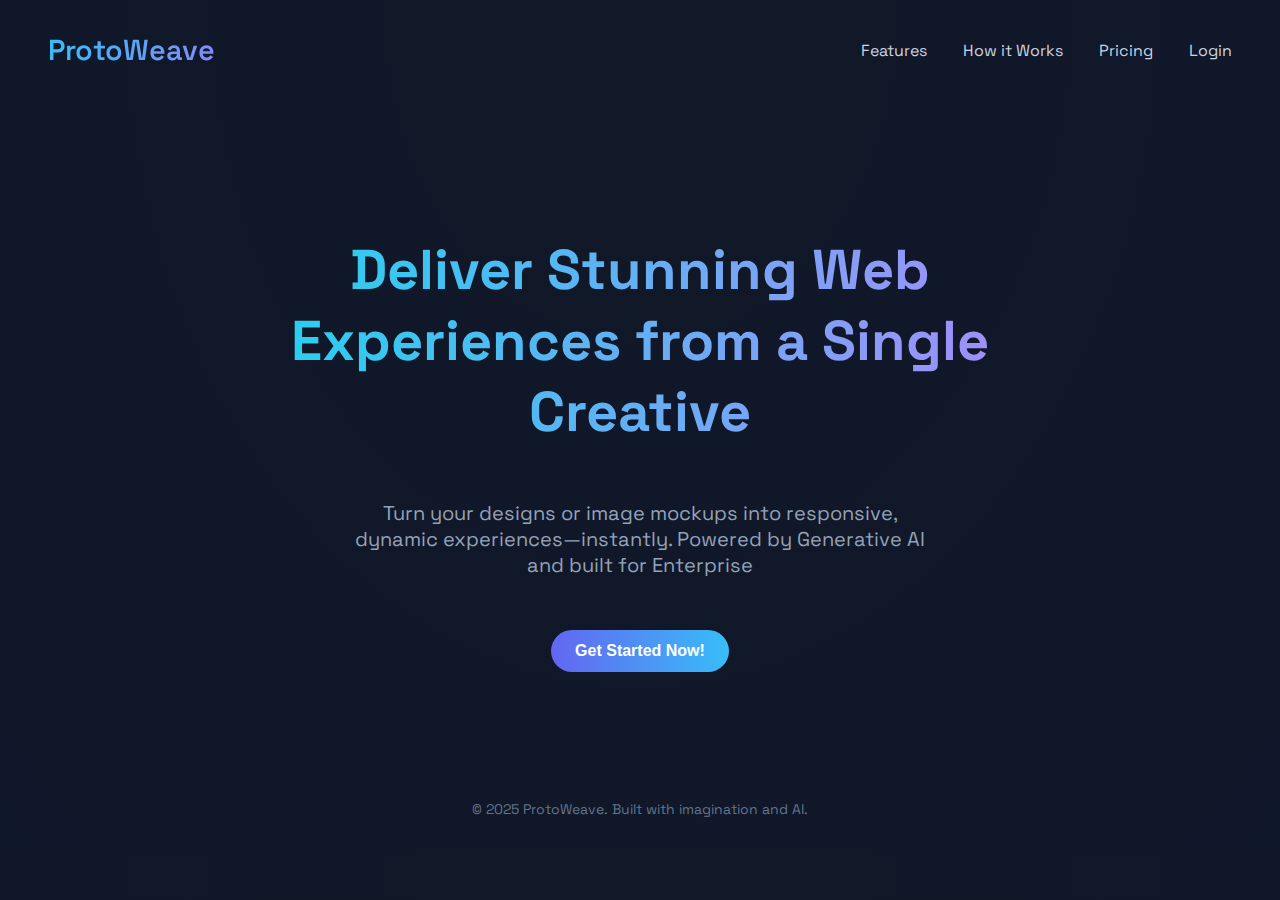
<file: index.html>
<!DOCTYPE html>
<html lang="en">
<head>
  <meta charset="UTF-8" />
  <meta name="viewport" content="width=device-width, initial-scale=1.0" />
  <title>ProtoWeave | Generative Experiences, Instantly</title>
  <link href="https://fonts.googleapis.com/css2?family=Space+Grotesk:wght@400;600&display=swap" rel="stylesheet">
  <style>
    body {
      margin: 0;
      font-family: 'Space Grotesk', sans-serif;
      background: radial-gradient(ellipse at top, #111827 0%, #0f172a 100%);
      color: white;
      overflow-x: hidden;
    }
    header {
      display: flex;
      justify-content: space-between;
      align-items: center;
      padding: 2rem 3rem;
      background: transparent;
    }
    .logo {
      font-size: 1.8rem;
      font-weight: 600;
      background: linear-gradient(90deg, #38bdf8, #818cf8);
      -webkit-background-clip: text;
      -webkit-text-fill-color: transparent;
    }
    nav a {
      margin-left: 2rem;
      color: #cbd5e1;
      text-decoration: none;
      font-size: 1rem;
      transition: color 0.3s ease;
    }
    nav a:hover {
      color: white;
    }
    .hero {
      display: flex;
      flex-direction: column;
      justify-content: center;
      align-items: center;
      text-align: center;
      padding: 6rem 2rem;
    }
    .hero h1 {
      font-size: 3.5rem;
      max-width: 800px;
      background: linear-gradient(to right, #22d3ee, #a78bfa);
      -webkit-background-clip: text;
      -webkit-text-fill-color: transparent;
    }
    .hero p {
      font-size: 1.25rem;
      max-width: 600px;
      color: #94a3b8;
      margin-top: 1rem;
    }
    .cta {
      margin-top: 2rem;
    }
    .cta button {
      background: linear-gradient(90deg, #6366f1, #38bdf8);
      border: none;
      color: white;
      padding: 0.75rem 1.5rem;
      border-radius: 9999px;
      font-size: 1rem;
      font-weight: 600;
      cursor: pointer;
      transition: transform 0.2s ease, box-shadow 0.3s ease;
    }
    .cta button:hover {
      transform: translateY(-3px);
      box-shadow: 0 10px 20px rgba(56, 189, 248, 0.3);
    }
    .illustration {
      margin-top: 4rem;
      max-width: 100%;
    }
    footer {
      text-align: center;
      padding: 2rem;
      font-size: 0.875rem;
      color: #64748b;
    }
  </style>
</head>
<body>
  <header>
    <div class="logo">ProtoWeave</div>
    <nav>
      <a href="#">Features</a>
      <a href="#">How it Works</a>
      <a href="#">Pricing</a>
      <a href="#">Login</a>
    </nav>
  </header>

  <section class="hero">
    <h1>Deliver Stunning Web Experiences from a Single Creative</h1>
    <p>Turn your designs or image mockups into responsive, dynamic experiences—instantly. Powered by Generative AI and built for Enterprise</p>
    <div class="cta">
      <button>Get Started Now!</button>
    </div>
    <!-- 
    <img class="illustration" src="https://cdn.dribbble.com/users/252497/screenshots/16837828/media/0017b9b49184ab6b6b1e6fc17b2f0645.png?compress=1&resize=1200x900" alt="Generative AI Design Example" />
    -->
  </section>

  <footer>
    © 2025 ProtoWeave. Built with imagination and AI.
  </footer>
</body>
</html>
</file>
